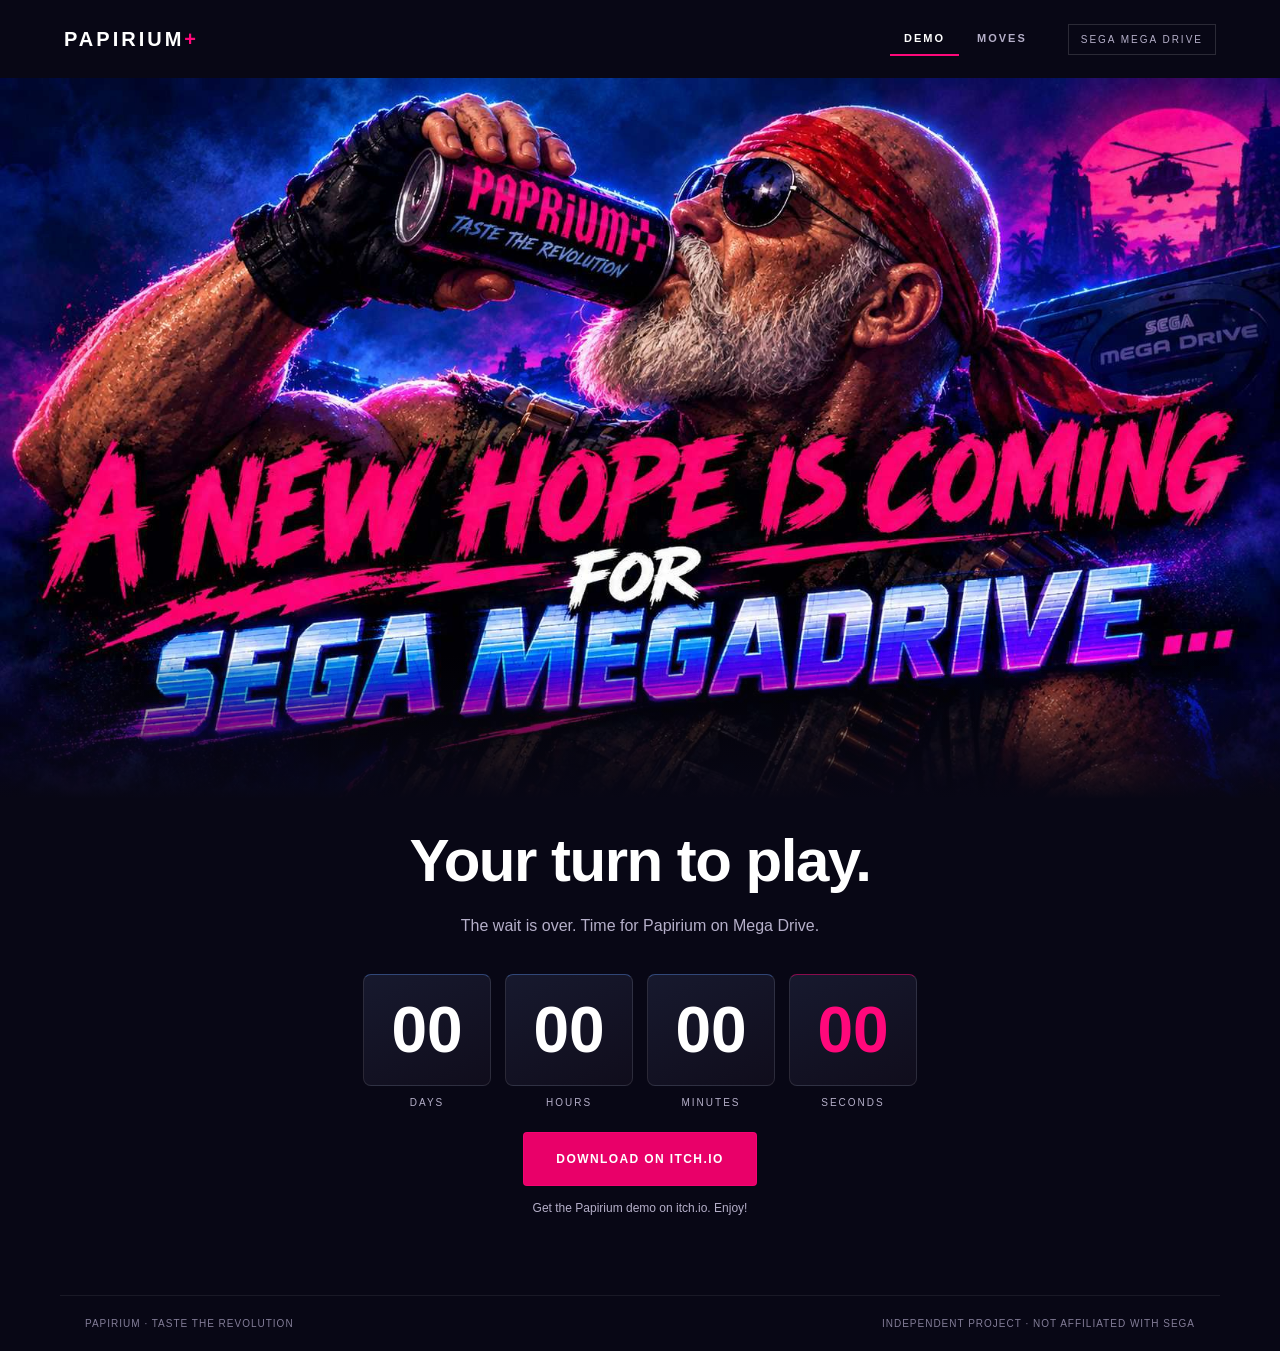
<file: index.html>
<!doctype html>
<html lang="en">
<head>
  <meta charset="utf-8">
  <meta name="viewport" content="width=device-width, initial-scale=1">
  <meta name="theme-color" content="#080715">
  <meta name="description" content="Discover Papirium, an independent game for SEGA Mega Drive.">
  <title>PAPIRIUM — Mega Drive Demo</title>
  <link rel="stylesheet" href="assets/style.css">
  <script src="assets/script.js" defer></script>
</head>
<body>
  <header><a class="brand" href="index.html">PAPIRIUM<span>+</span></a>
    <nav class="tabs" aria-label="Site"><a href="index.html" aria-current="page">Demo</a><a href="moves.html">Moves</a></nav>
    <span class="platform">SEGA MEGA DRIVE</span></header>
  <main>
    <div class="hero"><img src="assets/papirium.jpg" alt="Papirium — A new hope is coming for SEGA Mega Drive" width="1672" height="941" fetchpriority="high"></div>
    <section class="launch" aria-labelledby="title">
      <div class="eyebrow">Demo incoming</div>
      <h1 id="title">The countdown<br>is <span>on.</span></h1>
      <p class="intro" id="intro">A new mission awaits on Mega Drive.</p>
      <div class="countdown" role="timer" aria-label="Time remaining until the demo launches">
        <div class="unit"><div class="number" id="days">--</div><span class="label">Days</span></div>
        <div class="unit"><div class="number" id="hours">--</div><span class="label">Hours</span></div>
        <div class="unit"><div class="number" id="minutes">--</div><span class="label">Minutes</span></div>
        <div class="unit"><div class="number" id="seconds">--</div><span class="label">Seconds</span></div>
      </div>
      <p class="date" id="release-date">DECEMBER 1, 2026 · 00:00 · PARIS TIME</p>
      <a class="cta" id="download" role="link" aria-disabled="true">Coming soon</a>
      <p class="note" id="status" role="status" aria-live="polite">Available on itch.io at launch.</p>
      <noscript><p>Enable JavaScript to show the countdown and download button.</p></noscript>
    </section>
  </main>
  <footer><span>Papirium · Taste the revolution</span><span>Independent project · Not affiliated with SEGA</span></footer>
</body>
</html>
</file>
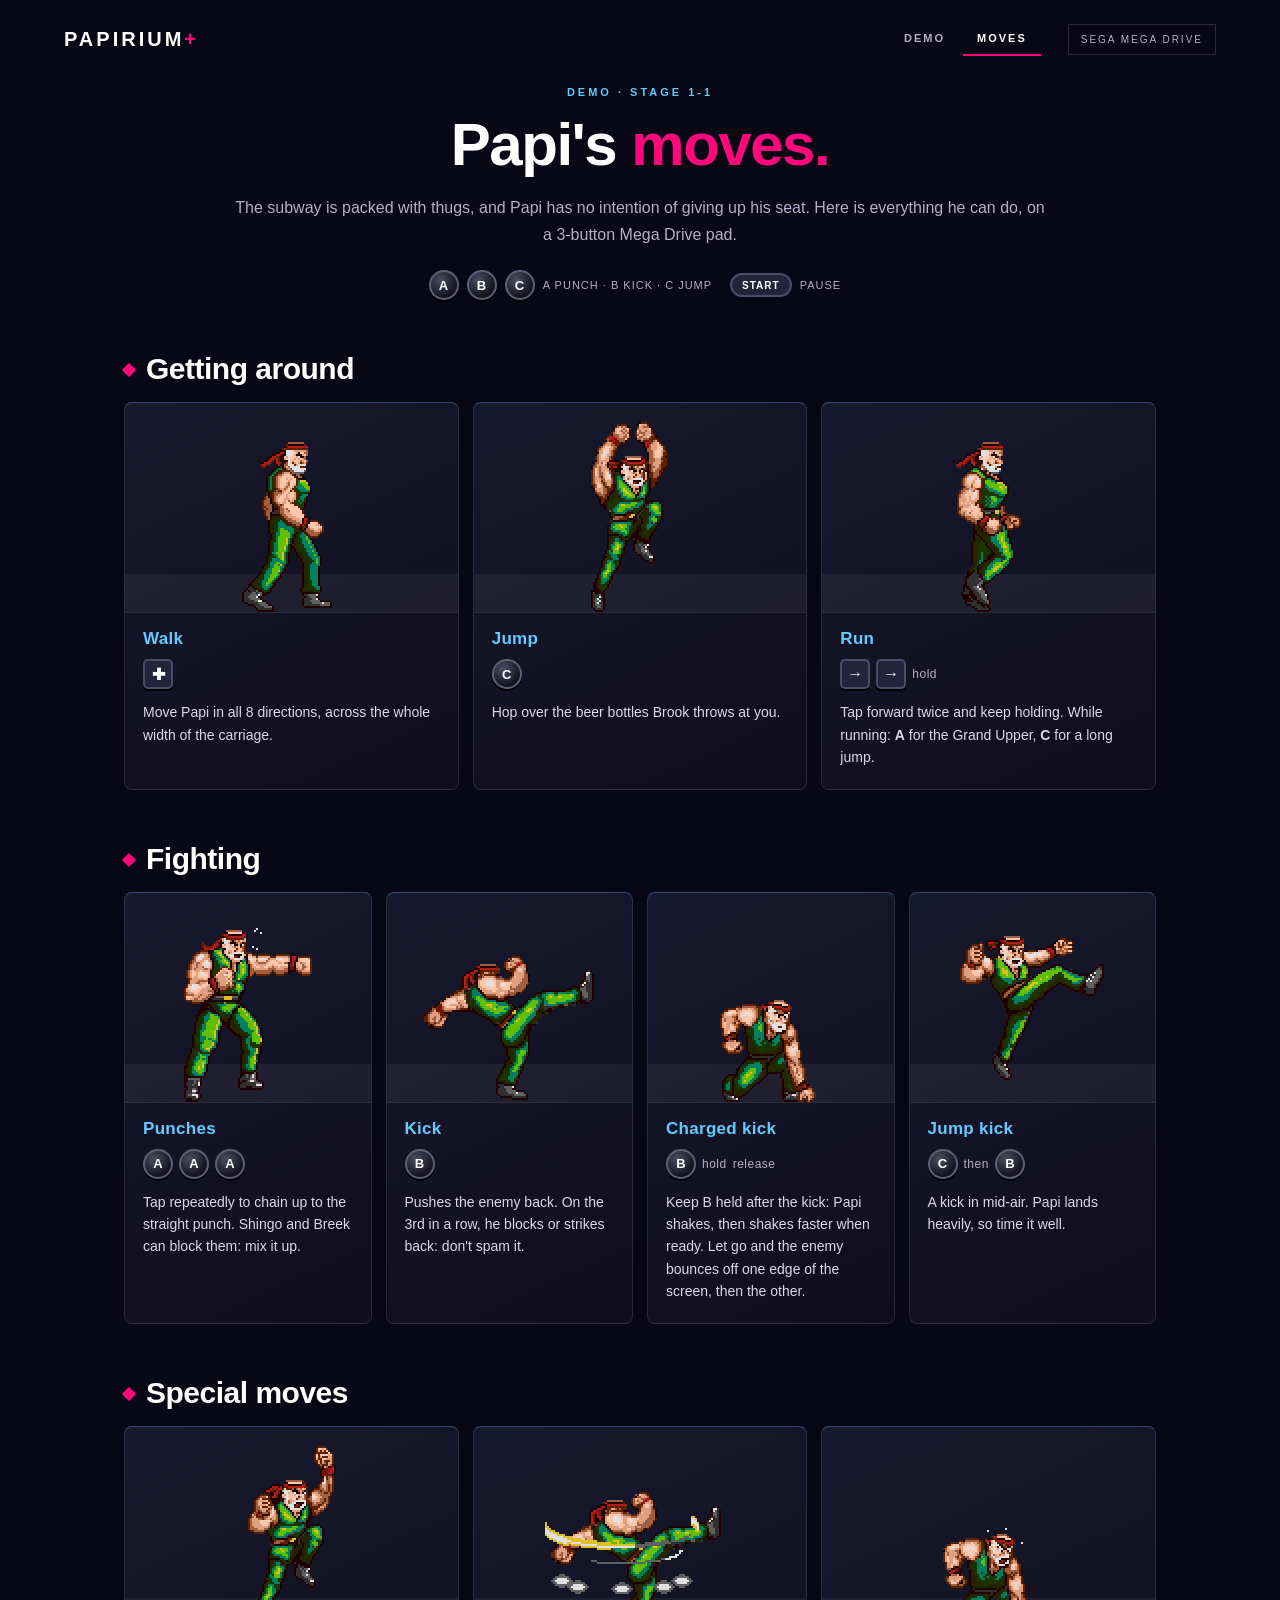
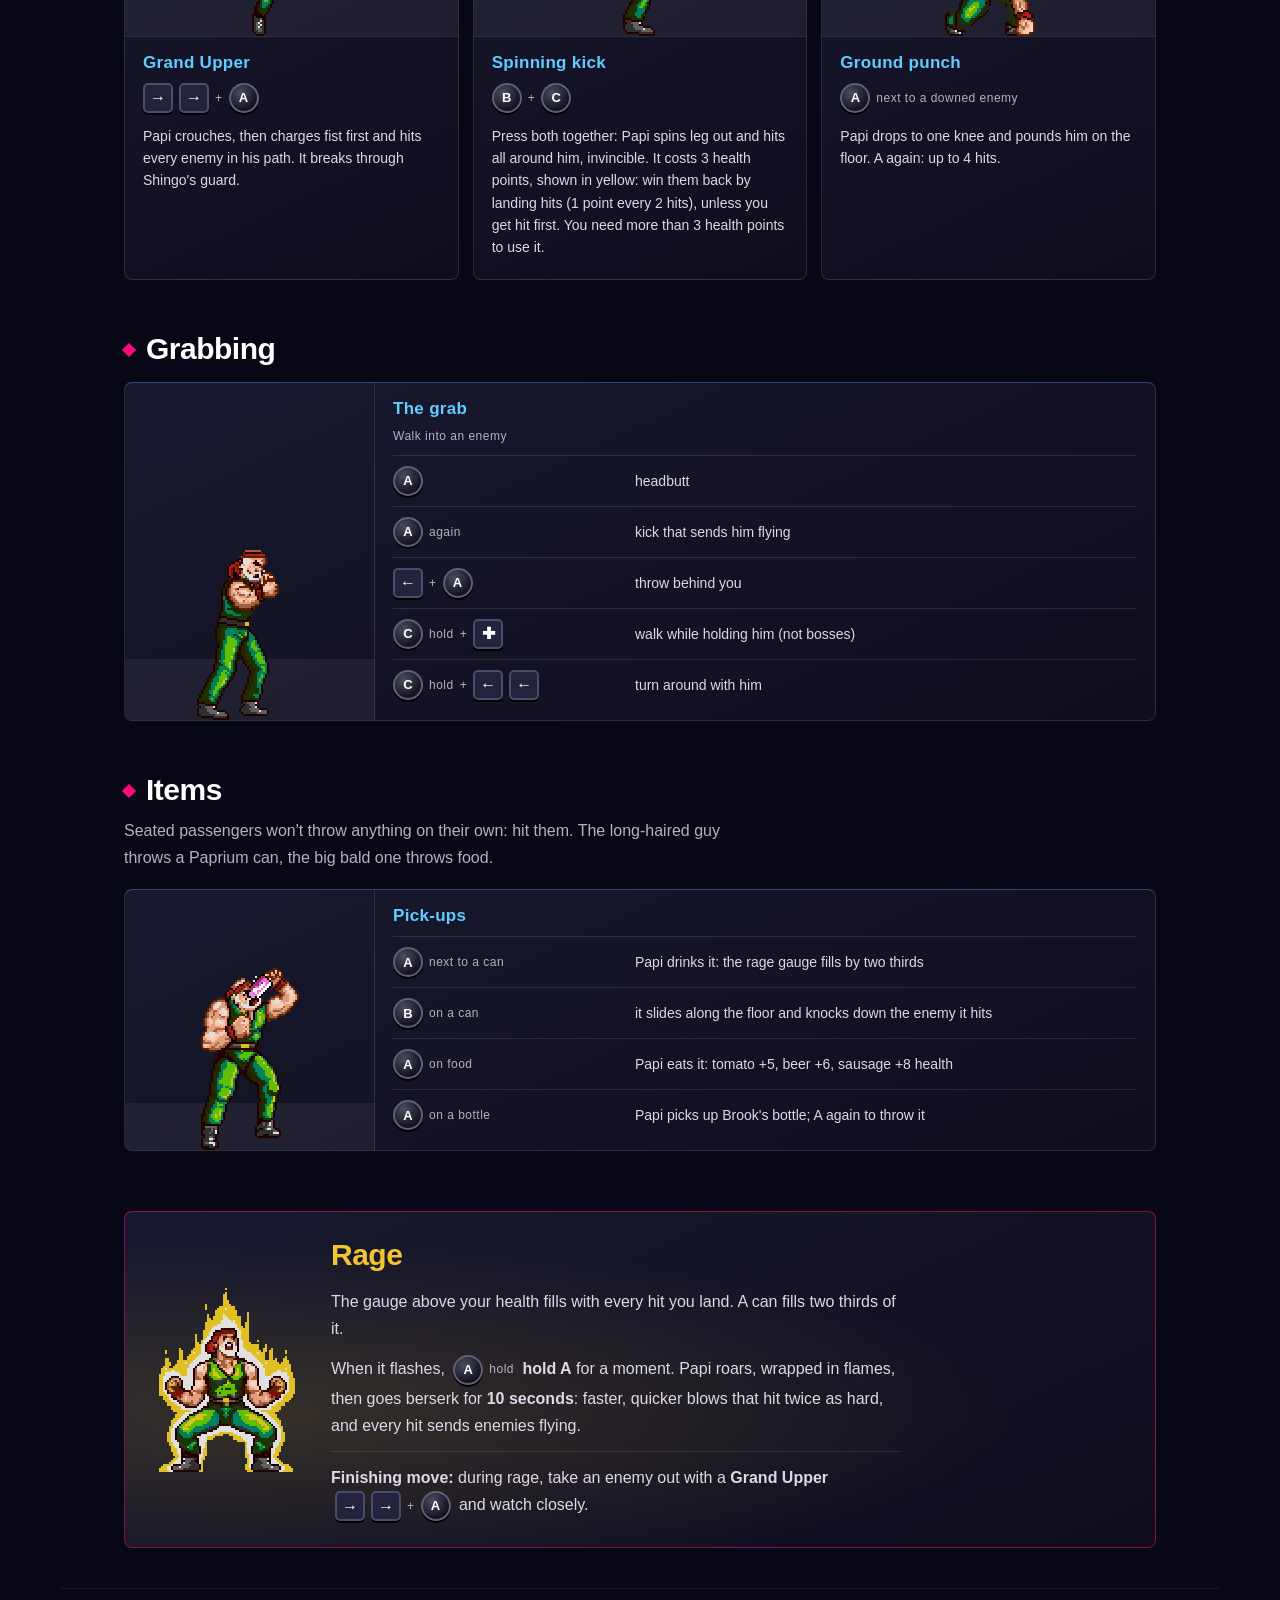
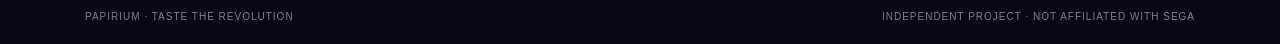
<file: moves.html>
<!doctype html>
<html lang="en">
<head>
  <meta charset="utf-8">
  <meta name="viewport" content="width=device-width, initial-scale=1">
  <meta name="theme-color" content="#080715">
  <meta name="description" content="Every move Papi knows in the Papirium demo for SEGA Mega Drive: controls, specials, grabs, items and rage.">
  <title>PAPIRIUM — Papi's moves</title>
  <link rel="stylesheet" href="assets/style.css">
  <link rel="stylesheet" href="assets/moves.css">
</head>
<body>
  <header><a class="brand" href="index.html">PAPIRIUM<span>+</span></a>
    <nav class="tabs" aria-label="Site"><a href="index.html">Demo</a><a href="moves.html" aria-current="page">Moves</a></nav>
    <span class="platform">SEGA MEGA DRIVE</span></header>
  <main class="moves-page">
    <section class="moves-head">
      <div class="eyebrow">Demo · Stage 1-1</div>
      <h1>Papi's <span>moves.</span></h1>
      <p class="intro">The subway is packed with thugs, and Papi has no intention of giving up his seat. Here is everything he can do, on a 3-button Mega Drive pad.</p>
      <div class="pad" aria-label="Controller buttons"><kbd class="btn">A</kbd><kbd class="btn">B</kbd><kbd class="btn">C</kbd><span>A punch · B kick · C jump</span><kbd class="start">START</kbd><span>pause</span></div>
    </section>
<section class="group" aria-labelledby="t-getting-around"><h2 id="t-getting-around">Getting around</h2><div class="grid" style="--n:3"><article class="move"><div class="stage"><img src="assets/moves/marche.gif" width="106" height="176" alt="Papi: Walk" loading="lazy"></div><div class="info"><h3>Walk</h3><span class="input"><kbd class="dir" aria-label="D-pad">✚</kbd></span><p>Move Papi in all 8 directions, across the whole width of the carriage.</p></div></article><article class="move"><div class="stage"><img src="assets/moves/saut.gif" width="114" height="190" alt="Papi: Jump" loading="lazy"></div><div class="info"><h3>Jump</h3><span class="input"><kbd class="btn">C</kbd></span><p>Hop over the beer bottles Brook throws at you.</p></div></article><article class="move"><div class="stage"><img src="assets/moves/course.gif" width="128" height="174" alt="Papi: Run" loading="lazy"></div><div class="info"><h3>Run</h3><span class="input"><kbd class="dir" aria-label="forward">→</kbd><kbd class="dir" aria-label="forward">→</kbd><span class="j">hold</span></span><p>Tap forward twice and keep holding. While running: <b>A</b> for the Grand Upper, <b>C</b> for a long jump.</p></div></article></div></section>
<section class="group" aria-labelledby="t-fighting"><h2 id="t-fighting">Fighting</h2><div class="grid" style="--n:4"><article class="move"><div class="stage"><img src="assets/moves/poings.gif" width="136" height="180" alt="Papi: Punches" loading="lazy"></div><div class="info"><h3>Punches</h3><span class="input"><kbd class="btn">A</kbd><kbd class="btn">A</kbd><kbd class="btn">A</kbd></span><p>Tap repeatedly to chain up to the straight punch. Shingo and Breek can block them: mix it up.</p></div></article><article class="move"><div class="stage"><img src="assets/moves/pied.gif" width="178" height="176" alt="Papi: Kick" loading="lazy"></div><div class="info"><h3>Kick</h3><span class="input"><kbd class="btn">B</kbd></span><p>Pushes the enemy back. On the 3rd in a row, he blocks or strikes back: don't spam it.</p></div></article><article class="move"><div class="stage"><img src="assets/moves/charge.gif" width="178" height="176" alt="Papi: Charged kick" loading="lazy"></div><div class="info"><h3>Charged kick</h3><span class="input"><kbd class="btn">B</kbd><span class="j">hold</span><span class="j">release</span></span><p>Keep B held after the kick: Papi shakes, then shakes faster when ready. Let go and the enemy bounces off one edge of the screen, then the other.</p></div></article><article class="move"><div class="stage"><img src="assets/moves/piedsaute.gif" width="152" height="190" alt="Papi: Jump kick" loading="lazy"></div><div class="info"><h3>Jump kick</h3><span class="input"><kbd class="btn">C</kbd><span class="j">then</span><kbd class="btn">B</kbd></span><p>A kick in mid-air. Papi lands heavily, so time it well.</p></div></article></div></section>
<section class="group" aria-labelledby="t-special-moves"><h2 id="t-special-moves">Special moves</h2><div class="grid" style="--n:3"><article class="move"><div class="stage"><img src="assets/moves/upper.gif" width="114" height="190" alt="Papi: Grand Upper" loading="lazy"></div><div class="info"><h3>Grand Upper</h3><span class="input"><kbd class="dir" aria-label="forward">→</kbd><kbd class="dir" aria-label="forward">→</kbd><span class="j">+</span><kbd class="btn">A</kbd></span><p>Papi crouches, then charges fist first and hits every enemy in his path. It breaks through Shingo's guard.</p></div></article><article class="move"><div class="stage"><img src="assets/moves/toupie.gif" width="198" height="148" alt="Papi: Spinning kick" loading="lazy"></div><div class="info"><h3>Spinning kick</h3><span class="input"><kbd class="btn">B</kbd><span class="j">+</span><kbd class="btn">C</kbd></span><p>Press both together: Papi spins leg out and hits all around him, invincible. It costs 3 health points, shown in yellow: win them back by landing hits (1 point every 2 hits), unless you get hit first. You need more than 3 health points to use it.</p></div></article><article class="move"><div class="stage"><img src="assets/moves/sol.gif" width="100" height="114" alt="Papi: Ground punch" loading="lazy"></div><div class="info"><h3>Ground punch</h3><span class="input"><kbd class="btn">A</kbd><span class="j">next to a downed enemy</span></span><p>Papi drops to one knee and pounds him on the floor. A again: up to 4 hits.</p></div></article></div></section>
<section class="group" aria-labelledby="t-grabbing"><h2 id="t-grabbing">Grabbing</h2><div class="grid" style="--n:1"><article class="move wide"><div class="stage"><img src="assets/moves/chope.gif" width="122" height="176" alt="Papi: The grab" loading="lazy"></div><div class="info"><h3>The grab</h3><span class="input"><span class="j">Walk into an enemy</span></span><ul class="list"><li><span class="input"><kbd class="btn">A</kbd></span><span>headbutt</span></li><li><span class="input"><kbd class="btn">A</kbd><span class="j">again</span></span><span>kick that sends him flying</span></li><li><span class="input"><kbd class="dir" aria-label="back">←</kbd><span class="j">+</span><kbd class="btn">A</kbd></span><span>throw behind you</span></li><li><span class="input"><kbd class="btn">C</kbd><span class="j">hold</span><span class="j">+</span><kbd class="dir" aria-label="D-pad">✚</kbd></span><span>walk while holding him (not bosses)</span></li><li><span class="input"><kbd class="btn">C</kbd><span class="j">hold</span><span class="j">+</span><kbd class="dir" aria-label="back">←</kbd><kbd class="dir" aria-label="back">←</kbd></span><span>turn around with him</span></li></ul></div></article></div></section>
<section class="group" aria-labelledby="t-items"><h2 id="t-items">Items</h2><p class="lead">Seated passengers won't throw anything on their own: hit them. The long-haired guy throws a Paprium can, the big bald one throws food.</p><div class="grid" style="--n:1"><article class="move wide"><div class="stage"><img src="assets/moves/boire.gif" width="114" height="186" alt="Papi: Pick-ups" loading="lazy"></div><div class="info"><h3>Pick-ups</h3><ul class="list"><li><span class="input"><kbd class="btn">A</kbd><span class="j">next to a can</span></span><span>Papi drinks it: the rage gauge fills by two thirds</span></li><li><span class="input"><kbd class="btn">B</kbd><span class="j">on a can</span></span><span>it slides along the floor and knocks down the enemy it hits</span></li><li><span class="input"><kbd class="btn">A</kbd><span class="j">on food</span></span><span>Papi eats it: tomato +5, beer +6, sausage +8 health</span></li><li><span class="input"><kbd class="btn">A</kbd><span class="j">on a bottle</span></span><span>Papi picks up Brook's bottle; A again to throw it</span></li></ul></div></article></div></section>
<section class="rage" aria-labelledby="t-rage">
<div class="rage-img"><img src="assets/moves/rage.gif" width="146" height="188" alt="Papi unleashes his rage" loading="lazy"></div>
<div class="rage-txt">
<h2 id="t-rage">Rage</h2>
<p>The gauge above your health fills with every hit you land. A can fills two thirds of it.</p>
<p>When it flashes, <span class="input"><kbd class="btn">A</kbd><span class="j">hold</span></span> <b>hold A</b> for a moment. Papi roars, wrapped in flames, then goes berserk for <b>10 seconds</b>: faster, quicker blows that hit twice as hard, and every hit sends enemies flying.</p>
<p class="tip"><b>Finishing move:</b> during rage, take an enemy out with a <b>Grand Upper</b> <span class="input"><kbd class="dir" aria-label="forward">→</kbd><kbd class="dir" aria-label="forward">→</kbd><span class="j">+</span><kbd class="btn">A</kbd></span> and watch closely.</p>
</div></section>
  </main>
  <footer><span>Papirium · Taste the revolution</span><span>Independent project · Not affiliated with SEGA</span></footer>
</body>
</html>
</file>
<file: assets/style.css>
* { box-sizing: border-box; }
:root { color-scheme: dark; --pink: #ff087b; --muted: #b5afc9; }
[hidden] { display: none !important; }
body { margin: 0; background: #080715; color: white; font-family: Arial, Helvetica, sans-serif; }
header { max-width: 1440px; margin: auto; padding: 22px 5%; display: flex; justify-content: space-between; align-items: center; gap: 15px; }
.brand { font-size: 20px; font-weight: 900; letter-spacing: 3px; }
.brand { color: white; text-decoration: none; }
.brand span, h1 span { color: var(--pink); }
.tabs { display: flex; gap: 4px; margin-left: auto; margin-right: 12px; }
.tabs a { color: var(--muted); text-decoration: none; font-size: 11px; font-weight: bold; letter-spacing: 2px; text-transform: uppercase; padding: 10px 14px; border-bottom: 2px solid transparent; }
.tabs a:hover { color: white; }
.tabs a[aria-current="page"] { color: white; border-bottom-color: var(--pink); }
.tabs a:focus-visible, .brand:focus-visible { outline: 3px solid #60ccff; outline-offset: 3px; }
.platform { color: var(--muted); font-size: 10px; letter-spacing: 2px; border: 1px solid #ffffff24; padding: 9px 12px; }
.hero { max-width: 1440px; margin: auto; position: relative; }
.hero img { display: block; width: 100%; height: auto; }
.hero::after { content: ""; position: absolute; bottom: -1px; left: 0; right: 0; height: 20%; background: linear-gradient(transparent, #080715); }
.launch { text-align: center; max-width: 960px; margin: auto; padding: 12px 20px 65px; }
.eyebrow { color: #60ccff; letter-spacing: 3px; font-size: 11px; text-transform: uppercase; font-weight: bold; }
h1 { font-size: clamp(32px, 5.5vw, 60px); line-height: 1.1; letter-spacing: -1.5px; margin: 18px 0; }
.intro { color: var(--muted); line-height: 1.7; }
.countdown { display: flex; justify-content: center; gap: 14px; margin: 34px auto 24px; }
.unit { width: 128px; }
.number { font-size: clamp(32px, 7vw, 64px); font-weight: 800; font-variant-numeric: tabular-nums; border: 1px solid #ffffff1c; border-top-color: #649dff65; border-radius: 8px; background: linear-gradient(155deg, #17192e, #100d1c); padding: 18px 4px; }
.unit:last-child .number { color: var(--pink); border-top-color: #ff087b80; }
.label { display: block; margin-top: 11px; font-size: 10px; letter-spacing: 2px; text-transform: uppercase; color: var(--muted); }
.date { font-size: 12px; letter-spacing: 1px; color: var(--muted); margin: 0 0 28px; }
.cta { display: inline-flex; justify-content: center; align-items: center; min-height: 54px; padding: 15px 32px; text-transform: uppercase; letter-spacing: 1.4px; font-size: 12px; font-weight: bold; text-decoration: none; color: white; border: 1px solid #ff087b90; background: #e90069; border-radius: 4px; }
.cta[aria-disabled="true"] { background: #ff087b0d; color: #edb5d1; border-color: #ff087b45; cursor: default; }
.cta:focus-visible { outline: 3px solid #60ccff; outline-offset: 5px; }
.note { font-size: 12px; color: var(--muted); line-height: 1.7; }
footer { max-width: 1160px; margin: auto; border-top: 1px solid #ffffff12; padding: 22px 25px; display: flex; justify-content: space-between; gap: 15px; font-size: 10px; letter-spacing: 1px; text-transform: uppercase; color: #837d98; }
@media (max-width: 600px) {
  header { padding: 18px 20px; }
  .brand { font-size: 16px; }
  header { flex-wrap: wrap; }
  .tabs { order: 3; width: 100%; margin: 0; justify-content: center; border-top: 1px solid #ffffff12; padding-top: 6px; }
  .tabs a { font-size: 10px; padding: 8px 12px; }
  .platform { font-size: 8px; letter-spacing: 1px; }
  .eyebrow { font-size: 9px; letter-spacing: 2px; }
  .intro { font-size: 14px; }
  .countdown { gap: 8px; }
  .unit { width: 23%; max-width: 110px; }
  .label { font-size: 8px; letter-spacing: 1px; }
  .date { font-size: 10px; }
  .cta { width: 100%; max-width: 360px; padding: 15px; }
  footer { flex-direction: column; text-align: center; line-height: 1.7; }
}
</file>
<file: assets/moves.css>
/* Page "Moves" : la liste des coups de Papi, dans le style du site (fond nuit, rose, bleu ciel). */
:root { --blue: #60ccff; --card: #17192e; --card2: #100d1c; --line: #ffffff1c; --gold: #f4c531; --green: #5cc24f; }

.moves-page { max-width: 1160px; margin: auto; padding: 8px 5% 40px; }
.moves-head { text-align: center; max-width: 820px; margin: 0 auto 8px; }
.moves-head h1 { margin: 14px 0; }

.pad { display: flex; flex-wrap: wrap; justify-content: center; align-items: center; gap: 8px; margin-top: 22px; color: var(--muted); font-size: 11px; letter-spacing: 1px; text-transform: uppercase; }
.pad span { margin-right: 10px; }

.group { margin-top: 52px; }
.group h2, .rage h2 { font-size: clamp(22px, 3vw, 30px); letter-spacing: -.5px; margin: 0 0 16px; }
.group h2::before { content: ""; display: inline-block; width: 10px; height: 10px; background: var(--pink); margin-right: 12px; vertical-align: 4px; transform: rotate(45deg); }
.lead { color: var(--muted); line-height: 1.7; max-width: 70ch; margin: -6px 0 18px; }

.grid { display: grid; grid-template-columns: repeat(var(--n, 3), minmax(0, 1fr)); gap: 14px; }
.move { display: flex; flex-direction: column; border: 1px solid var(--line); border-top-color: #649dff65; border-radius: 8px; background: linear-gradient(155deg, var(--card), var(--card2)); overflow: hidden; }
.move.wide { flex-direction: row; }
.stage { display: flex; align-items: flex-end; justify-content: center; min-height: 210px; padding: 16px 12px 0; background: linear-gradient(to bottom, transparent 82%, #ffffff0d 82%); border-bottom: 1px solid var(--line); }
.move.wide .stage { flex: 0 0 250px; border-bottom: 0; border-right: 1px solid var(--line); }
.stage img { image-rendering: pixelated; image-rendering: crisp-edges; max-width: 100%; height: auto; }
.info { padding: 16px 18px 20px; min-width: 0; flex: 1; }
.info h3 { margin: 0 0 10px; font-size: 17px; letter-spacing: .3px; color: var(--blue); }
.info p { margin: 0; color: #dcd8e8; line-height: 1.6; font-size: 14px; }

.input { display: flex; flex-wrap: wrap; align-items: center; gap: 6px; margin: 0 0 12px; }
kbd { display: inline-grid; place-items: center; color: white; font-family: Arial, Helvetica, sans-serif; font-weight: 800; font-size: 13px; }
kbd.btn { width: 30px; height: 30px; border-radius: 50%; background: radial-gradient(circle at 35% 30%, #4b4d61, #14131f 70%); border: 2px solid #5f6078; box-shadow: 0 2px 0 #000; }
kbd.dir { width: 30px; height: 30px; border-radius: 5px; background: #23243b; border: 2px solid #4a4c6a; box-shadow: 0 2px 0 #000; font-size: 16px; }
kbd.start { height: 24px; padding: 0 10px; border-radius: 12px; background: #23243b; border: 2px solid #4a4c6a; font-size: 10px; letter-spacing: 1px; }
.j { color: var(--muted); font-size: 12px; letter-spacing: .5px; }

.list { list-style: none; margin: 4px 0 0; padding: 0; display: grid; gap: 10px; }
.list li { display: grid; grid-template-columns: minmax(0, 230px) minmax(0, 1fr); gap: 12px; align-items: center; border-top: 1px solid var(--line); padding-top: 10px; font-size: 14px; color: #dcd8e8; }
.list li .input { margin: 0; }

.rage { margin-top: 60px; display: grid; grid-template-columns: auto 1fr; gap: 30px; align-items: center; border: 1px solid #ff087b80; border-radius: 8px; padding: 26px 30px; background: radial-gradient(ellipse at 14% 60%, #f4c53126, transparent 60%), linear-gradient(155deg, var(--card), var(--card2)); }
.rage h2 { color: var(--gold); }
.rage p { margin: 0 0 12px; max-width: 64ch; line-height: 1.7; color: #dcd8e8; }
.rage .input { display: inline-flex; margin: 0 4px; vertical-align: middle; }
.rage .tip { border-top: 1px solid var(--line); padding-top: 12px; margin: 0; }
.rage-img img { image-rendering: pixelated; max-width: 100%; height: auto; }

@media (max-width: 960px) { .grid { grid-template-columns: repeat(2, minmax(0, 1fr)); } }
@media (max-width: 680px) {
  .grid { grid-template-columns: 1fr; }
  .move.wide { flex-direction: column; }
  .move.wide .stage { flex: none; border-right: 0; border-bottom: 1px solid var(--line); }
  .list li { grid-template-columns: 1fr; gap: 4px; }
  .rage { grid-template-columns: 1fr; justify-items: center; padding: 20px; }
}
</file>
